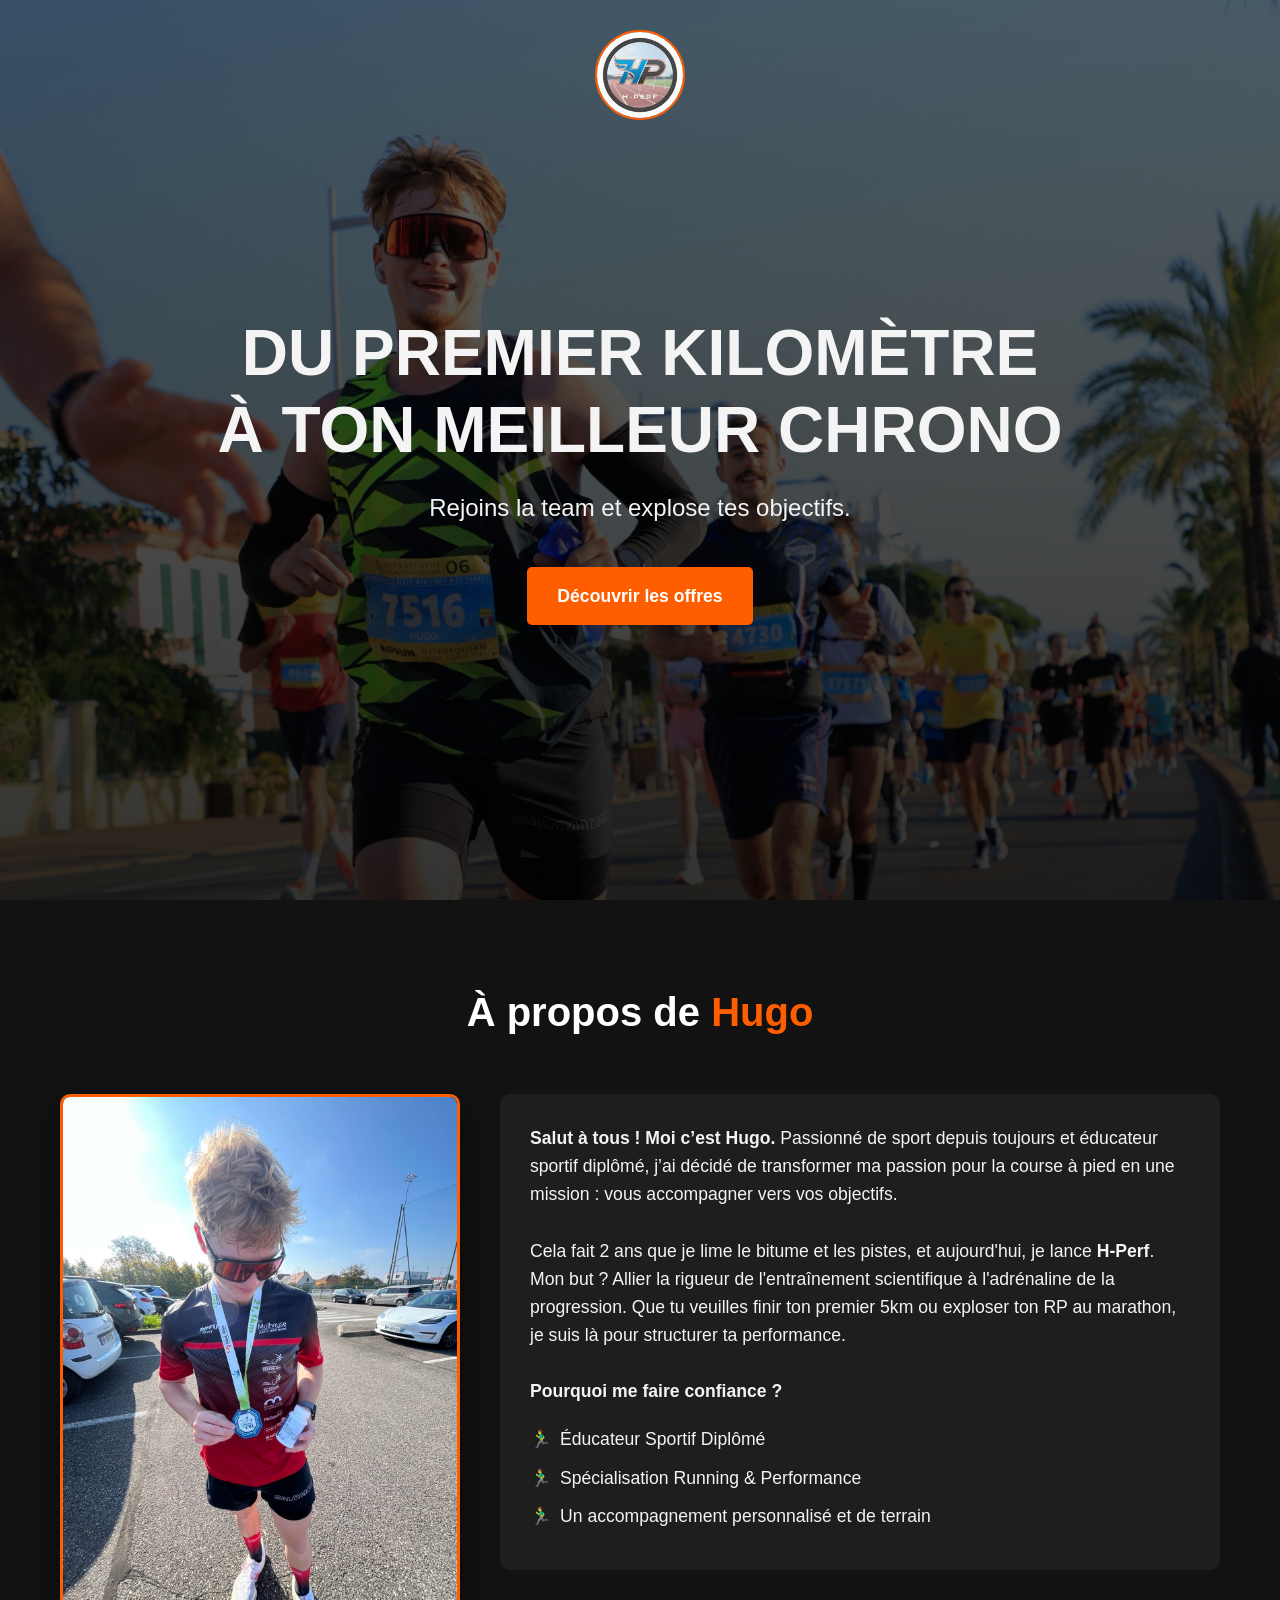
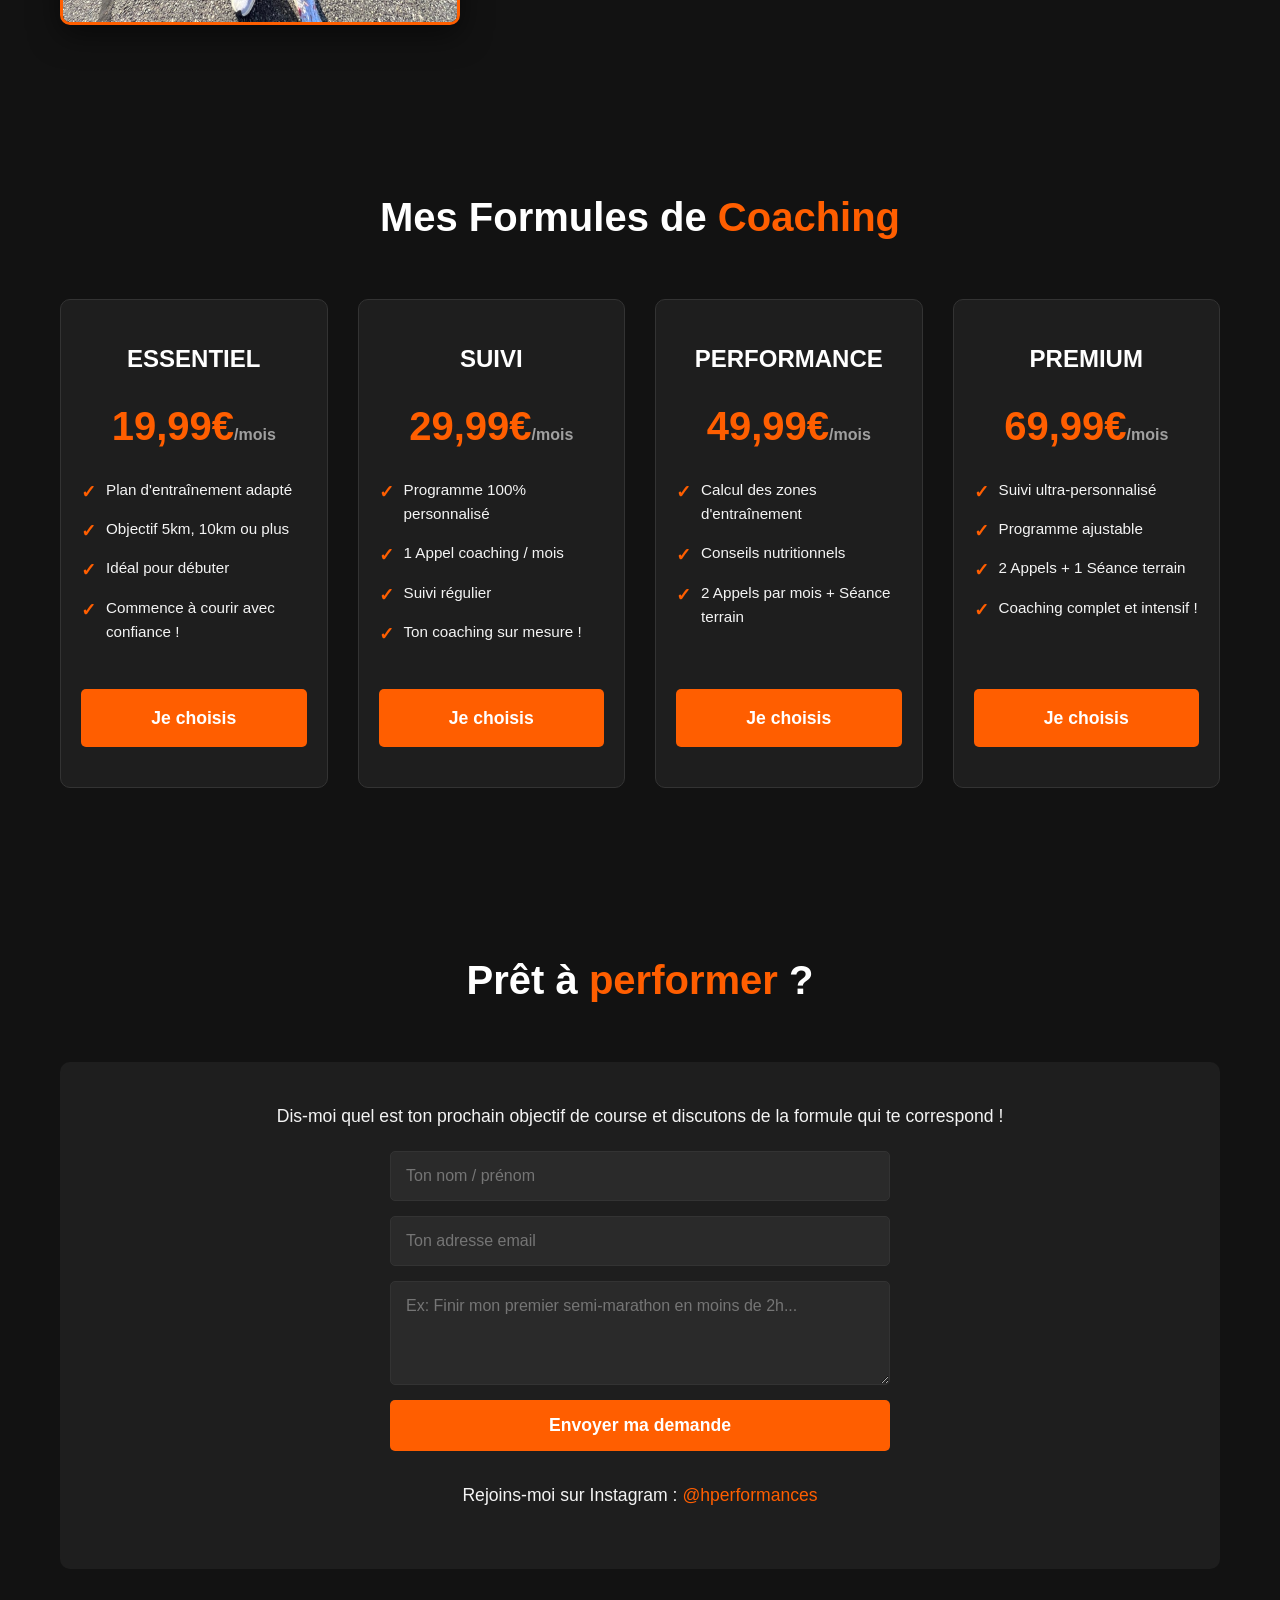
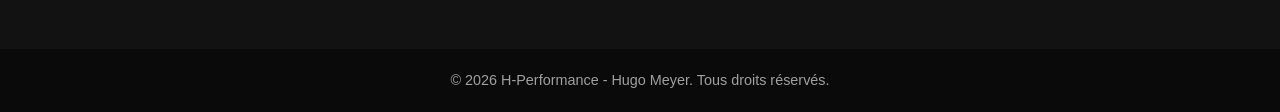
<file: index.html>
<!DOCTYPE html>
<html lang="fr">
<head>
    <meta charset="UTF-8">
    <meta name="viewport" content="width=device-width, initial-scale=1.0">
    <title>H-Performance | Coaching Course à Pied</title>
    <link rel="stylesheet" href="base.css">
</head>
<body>

    <header>
        <nav>
            <a href="#" class="logo-container">
                <img src="LogoHP.jpg" alt="H-Performance Logo" class="header-logo">
            </a>
        </nav>
        <h1 class="hero-title">Du premier kilomètre<br>à ton meilleur chrono</h1>
        <p class="hero-subtitle">Rejoins la team et explose tes objectifs.</p>
        <a href="#formules" class="btn">Découvrir les offres</a>
    </header>

    <section id="a-propos">
        <h2>À propos de <span>Hugo</span></h2>
        <div class="about-content">
            
            <img src="image3.jpeg" alt="Hugo Meyer - Coach Sportif" class="about-image">

            <div class="about-text">
                <p><strong>Salut à tous ! Moi c’est Hugo.</strong> Passionné de sport depuis toujours et éducateur sportif diplômé, j’ai décidé de transformer ma passion pour la course à pied en une mission : vous accompagner vers vos objectifs.</p>
                <br>
                <p>Cela fait 2 ans que je lime le bitume et les pistes, et aujourd'hui, je lance <strong>H-Perf</strong>. Mon but ? Allier la rigueur de l'entraînement scientifique à l'adrénaline de la progression. Que tu veuilles finir ton premier 5km ou exploser ton RP au marathon, je suis là pour structurer ta performance.</p>
                <br>
                <p><strong>Pourquoi me faire confiance ?</strong></p>
                <ul>
                    <li>Éducateur Sportif Diplômé</li>
                    <li>Spécialisation Running & Performance</li>
                    <li>Un accompagnement personnalisé et de terrain</li>
                </ul>
            </div>
            
        </div>
    </section>

    <section id="formules">
        <h2>Mes Formules de <span>Coaching</span></h2>
        <div class="pricing-grid">
            
            <div class="card">
                <h3>Essentiel</h3>
                <div class="price">19,99€<span>/mois</span></div>
                <ul>
                    <li>Plan d'entraînement adapté</li>
                    <li>Objectif 5km, 10km ou plus</li>
                    <li>Idéal pour débuter</li>
                    <li>Commence à courir avec confiance !</li>
                </ul>
                <a href="Essentiel.html" class="btn">Je choisis</a>
            </div>

            <div class="card">
                <h3>Suivi</h3>
                <div class="price">29,99€<span>/mois</span></div>
                <ul>
                    <li>Programme 100% personnalisé</li>
                    <li>1 Appel coaching / mois</li>
                    <li>Suivi régulier</li>
                    <li>Ton coaching sur mesure !</li>
                </ul>
                <a href="Suivi.html" class="btn">Je choisis</a>
            </div>

            <div class="card">
                <h3>Performance</h3>
                <div class="price">49,99€<span>/mois</span></div>
                <ul>
                    <li>Calcul des zones d'entraînement</li>
                    <li>Conseils nutritionnels</li>
                    <li>2 Appels par mois + Séance terrain</li>
                </ul>
                <a href="Performance.html" class="btn">Je choisis</a>
            </div>

            <div class="card">
                <h3>Premium</h3>
                <div class="price">69,99€<span>/mois</span></div>
                <ul>
                    <li>Suivi ultra-personnalisé</li>
                    <li>Programme ajustable</li>
                    <li>2 Appels + 1 Séance terrain</li>
                    <li>Coaching complet et intensif !</li>
                </ul>
                <a href="Premium.html" class="btn">Je choisis</a>
            </div>

        </div>
    </section>

    <section id="contact">
        <h2>Prêt à <span>performer</span> ?</h2>
        <div class="contact-container">
            <p>Dis-moi quel est ton prochain objectif de course et discutons de la formule qui te correspond !</p>
            
            <form action="https://formsubmit.co/adresse-de-hugo@email.com" method="POST">
                <input type="hidden" name="_subject" value="🔥 Nouvelle demande de coaching H-Performance !">
                <input type="hidden" name="_captcha" value="false">
                
                <input type="text" name="nom" placeholder="Ton nom / prénom" required>
                <input type="email" name="email" placeholder="Ton adresse email" required>
                <textarea name="objectif" rows="4" placeholder="Ex: Finir mon premier semi-marathon en moins de 2h..." required></textarea>
                <button type="submit" class="btn">Envoyer ma demande</button>
            </form>

            <p style="margin-top: 30px;">
                Rejoins-moi sur Instagram : <a href="https://www.instagram.com/hperformances/" target="_blank" rel="noopener">@hperformances</a>
            </p>
        </div>
    </section>

    <footer>
        <p>&copy; 2026 H-Performance - Hugo Meyer. Tous droits réservés.</p>
    </footer>

</body>
</html>
</file>
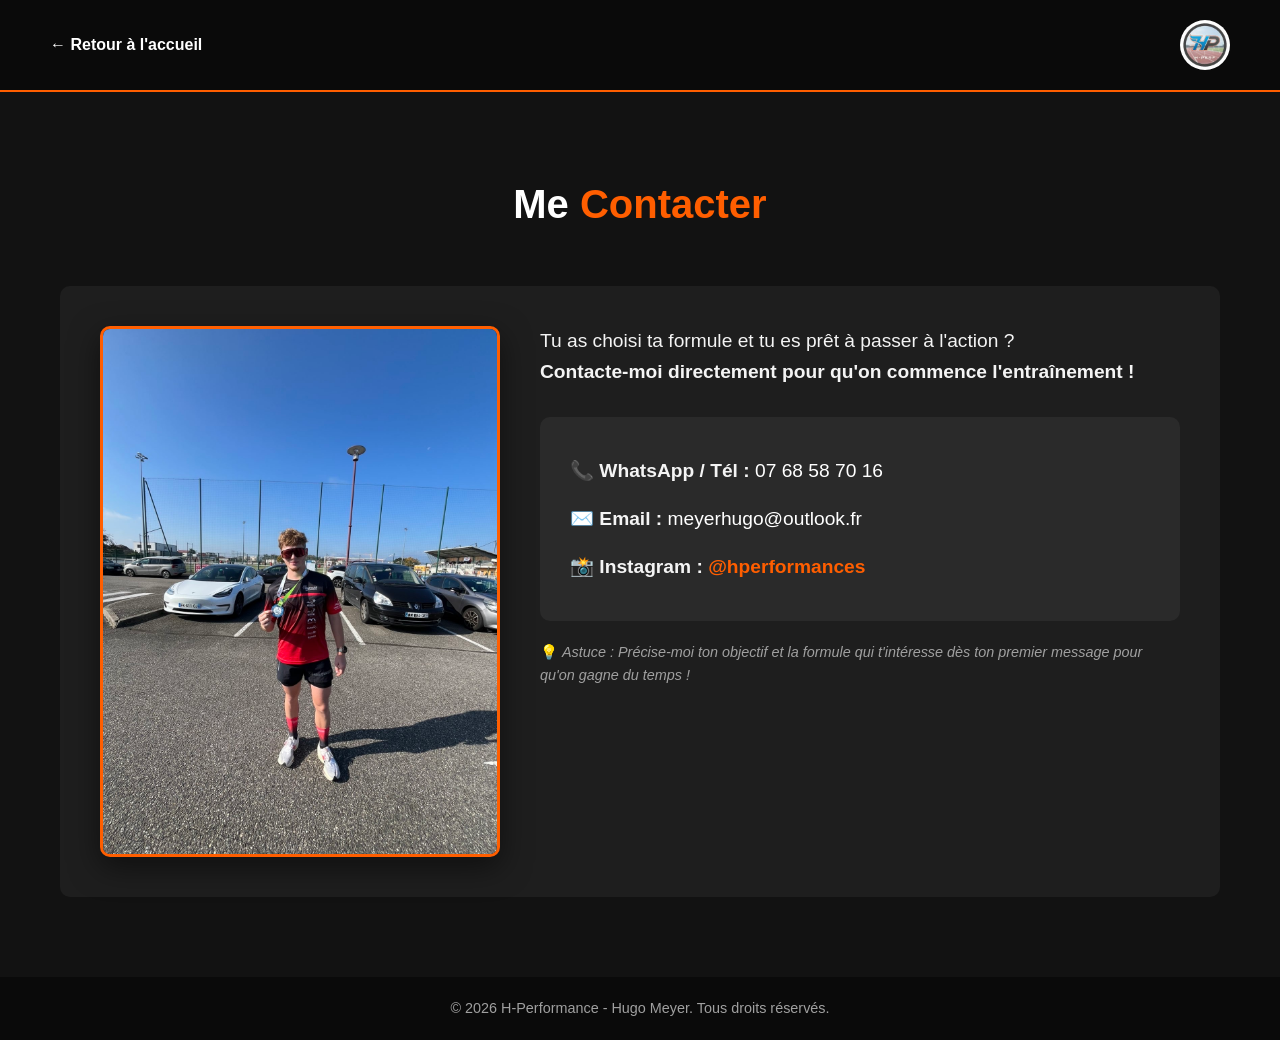
<file: contact.html>
<!DOCTYPE html>
<html lang="fr">
<head>
    <meta charset="UTF-8">
    <meta name="viewport" content="width=device-width, initial-scale=1.0">
    <title>Contact - H-Performance</title>
    <link rel="stylesheet" href="base.css">
</head>
<body>

    <div class="page-header">
        <a href="index.html" class="back-link">
            <span>&larr; Retour à l'accueil</span>
        </a>
        <img src="LogoHP.jpg" alt="H-Performance Logo" class="header-logo-small">
    </div>

    <section>
        <h2>Me <span>Contacter</span></h2>
        
        <div class="about-content detail-content" style="margin-top: 0;">
            
            <img src="image2.jpeg" alt="Contacter Hugo Meyer" class="about-image">

            <div class="about-text" style="background-color: transparent; padding: 0;">
                <p style="font-size: 1.2rem; margin-bottom: 30px;">
                    Tu as choisi ta formule et tu es prêt à passer à l'action ? <br>
                    <strong>Contacte-moi directement pour qu'on commence l'entraînement !</strong>
                </p>

                <div style="font-size: 1.2rem; line-height: 2.5; background-color: #2a2a2a; padding: 30px; border-radius: 10px;">
                    
                    <p>📞 <strong>WhatsApp / Tél :</strong> 
                        <a href="tel:+33768587016" style="color: white; text-decoration: none;">07 68 58 70 16</a>
                    </p>
                    
                    <p>✉️ <strong>Email :</strong> 
                        <a href="mailto:meyerhugo@outlook.fr" style="color: white; text-decoration: none;">meyerhugo@outlook.fr</a>
                    </p>
                    
                    <p>📸 <strong>Instagram :</strong> 
                        <a href="https://www.instagram.com/hperformances/" target="_blank" rel="noopener" style="color: var(--primary-color); font-weight: bold;">@hperformances</a>
                    </p>
                    
                </div>

                <p style="color: var(--text-muted); font-size: 0.9rem; margin-top: 20px;">
                    💡 <em>Astuce : Précise-moi ton objectif et la formule qui t'intéresse dès ton premier message pour qu'on gagne du temps !</em>
                </p>
            </div>
            
        </div>
    </section>

    <footer>
        <p>&copy; 2026 H-Performance - Hugo Meyer. Tous droits réservés.</p>
    </footer>

</body>
</html>
</file>
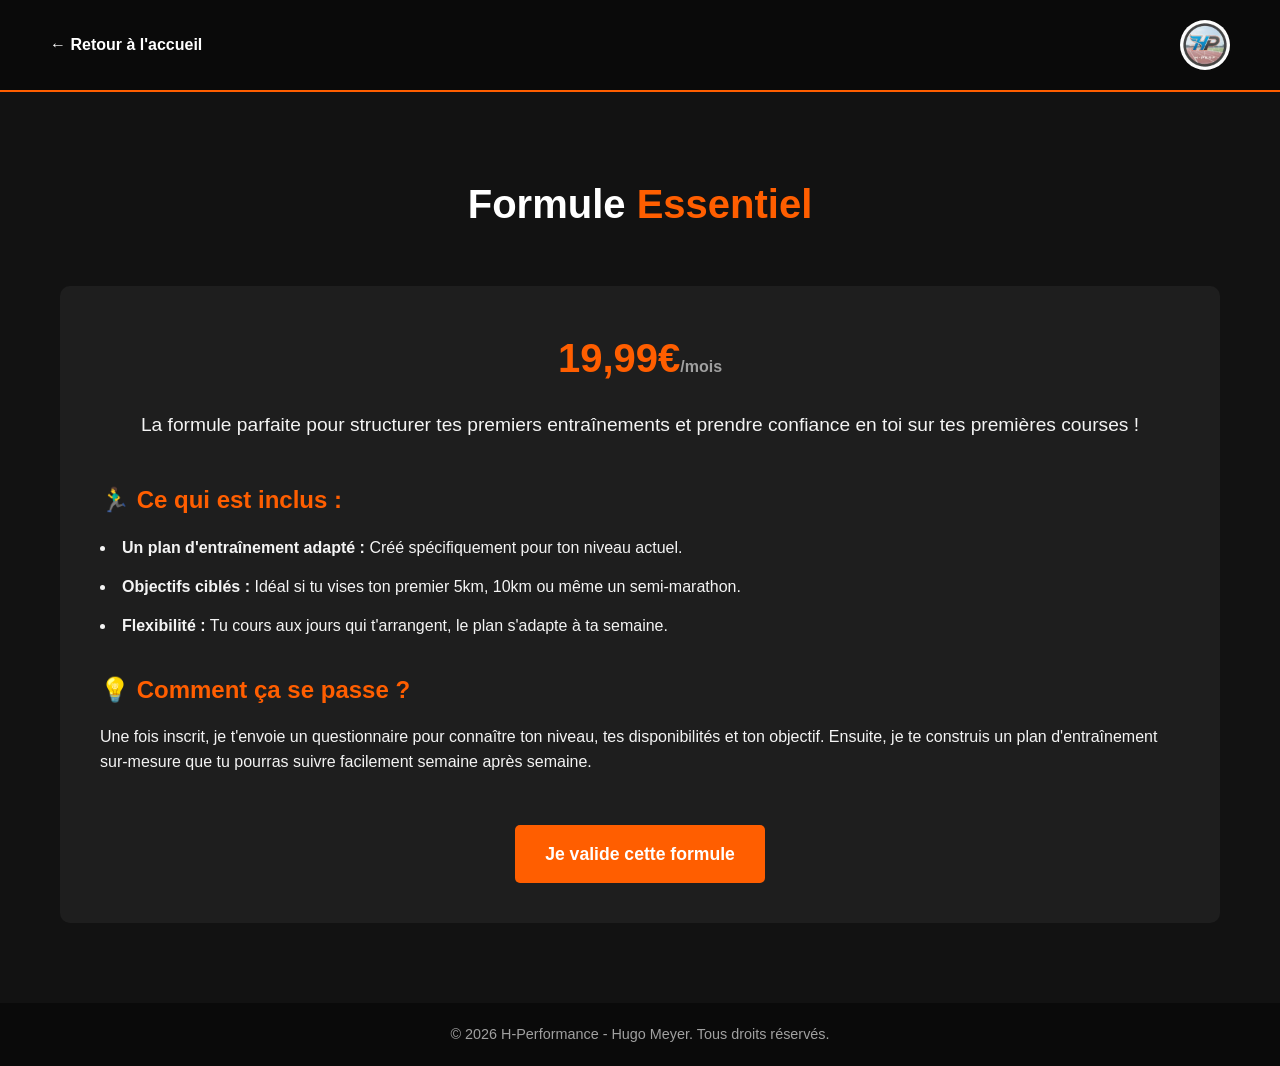
<file: Essentiel.html>
<!DOCTYPE html>
<html lang="fr">
<head>
    <meta charset="UTF-8">
    <meta name="viewport" content="width=device-width, initial-scale=1.0">
    <title>Formule Essentiel - H-Performance</title>
    <link rel="stylesheet" href="base.css">
</head>
<body>

    <div class="page-header">
        <a href="index.html" class="back-link">
            <span>&larr; Retour à l'accueil</span>
        </a>
        <img src="LogoHP.jpg" alt="H-Performance Logo" class="header-logo-small">
    </div>

    <section>
        <h2>Formule <span>Essentiel</span></h2>
        
        <div class="detail-content">
            <div class="detail-price">19,99€<span>/mois</span></div>
            
            <p class="detail-intro">
                La formule parfaite pour structurer tes premiers entraînements et prendre confiance en toi sur tes premières courses !
            </p>

            <h3>🏃‍♂️ Ce qui est inclus :</h3>
            <ul class="detail-list">
                <li><strong>Un plan d'entraînement adapté :</strong> Créé spécifiquement pour ton niveau actuel.</li>
                <li><strong>Objectifs ciblés :</strong> Idéal si tu vises ton premier 5km, 10km ou même un semi-marathon.</li>
                <li><strong>Flexibilité :</strong> Tu cours aux jours qui t'arrangent, le plan s'adapte à ta semaine.</li>
            </ul>

            <h3>💡 Comment ça se passe ?</h3>
            <p>
                Une fois inscrit, je t'envoie un questionnaire pour connaître ton niveau, tes disponibilités et ton objectif. Ensuite, je te construis un plan d'entraînement sur-mesure que tu pourras suivre facilement semaine après semaine.
            </p>

            <div class="btn-center">
                <a href="contact.html" class="btn">Je valide cette formule</a>
            </div>
        </div>
    </section>

    <footer>
        <p>&copy; 2026 H-Performance - Hugo Meyer. Tous droits réservés.</p>
    </footer>

</body>
</html>
</file>
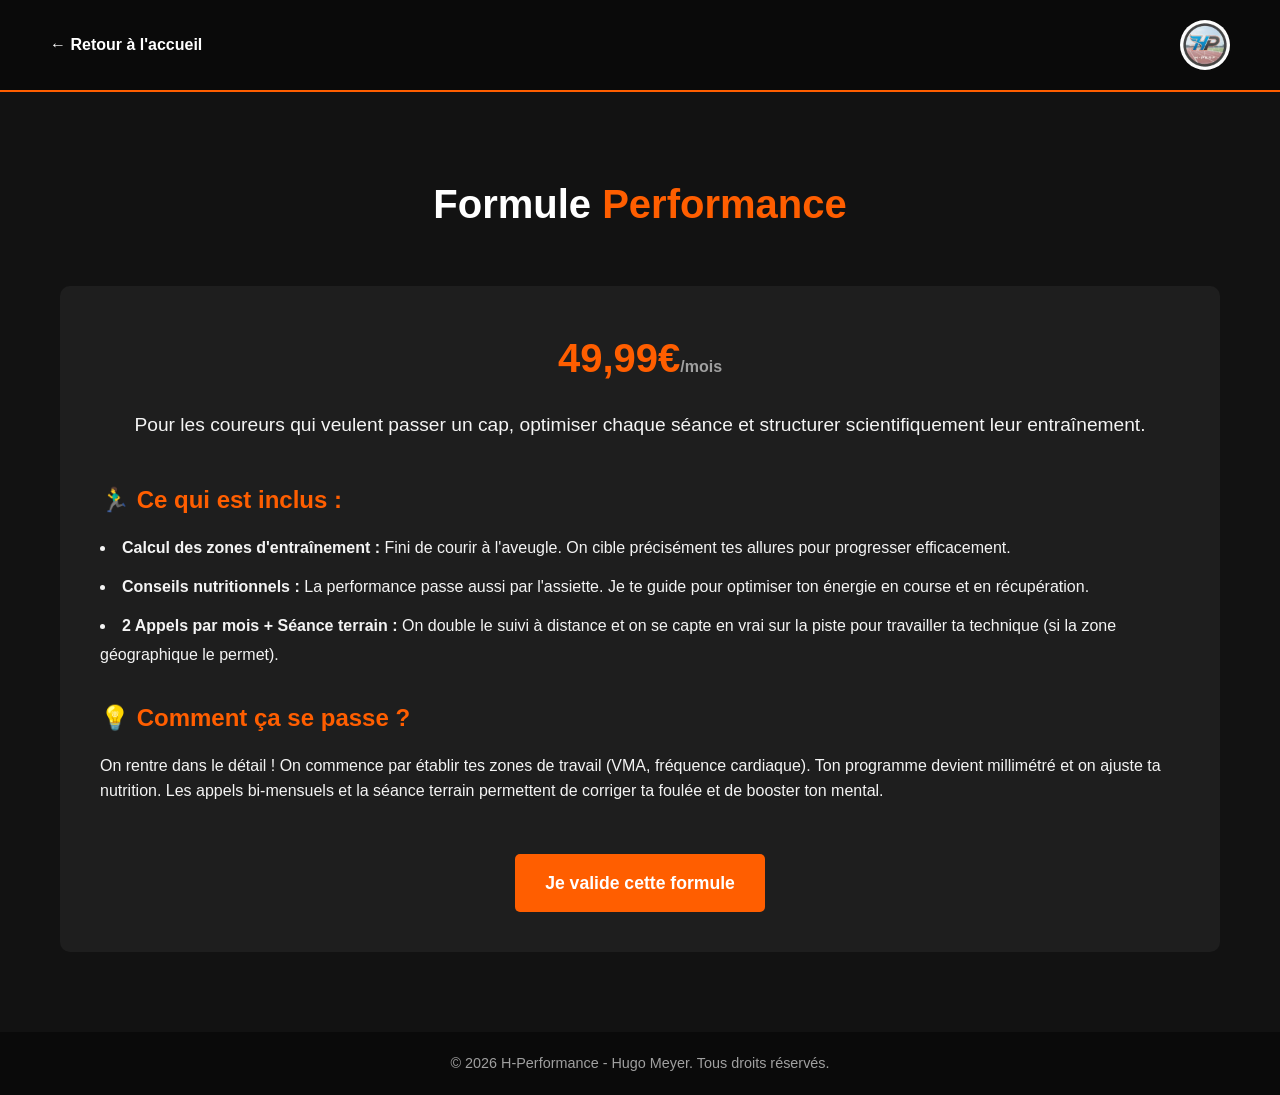
<file: Performance.html>
<!DOCTYPE html>
<html lang="fr">
<head>
    <meta charset="UTF-8">
    <meta name="viewport" content="width=device-width, initial-scale=1.0">
    <title>Formule Performance - H-Performance</title>
    <link rel="stylesheet" href="base.css">
</head>
<body>

    <div class="page-header">
        <a href="index.html" class="back-link">
            <span>&larr; Retour à l'accueil</span>
        </a>
        <img src="LogoHP.jpg" alt="H-Performance Logo" class="header-logo-small">
    </div>

    <section>
        <h2>Formule <span>Performance</span></h2>
        
        <div class="detail-content">
            <div class="detail-price">49,99€<span>/mois</span></div>
            
            <p class="detail-intro">
                Pour les coureurs qui veulent passer un cap, optimiser chaque séance et structurer scientifiquement leur entraînement.
            </p>

            <h3>🏃‍♂️ Ce qui est inclus :</h3>
            <ul class="detail-list">
                <li><strong>Calcul des zones d'entraînement :</strong> Fini de courir à l'aveugle. On cible précisément tes allures pour progresser efficacement.</li>
                <li><strong>Conseils nutritionnels :</strong> La performance passe aussi par l'assiette. Je te guide pour optimiser ton énergie en course et en récupération.</li>
                <li><strong>2 Appels par mois + Séance terrain :</strong> On double le suivi à distance et on se capte en vrai sur la piste pour travailler ta technique (si la zone géographique le permet).</li>
            </ul>

            <h3>💡 Comment ça se passe ?</h3>
            <p>
                On rentre dans le détail ! On commence par établir tes zones de travail (VMA, fréquence cardiaque). Ton programme devient millimétré et on ajuste ta nutrition. Les appels bi-mensuels et la séance terrain permettent de corriger ta foulée et de booster ton mental.
            </p>

            <div class="btn-center">
                <a href="contact.html" class="btn">Je valide cette formule</a>
            </div>
        </div>
    </section>

    <footer>
        <p>&copy; 2026 H-Performance - Hugo Meyer. Tous droits réservés.</p>
    </footer>

</body>
</html>
</file>
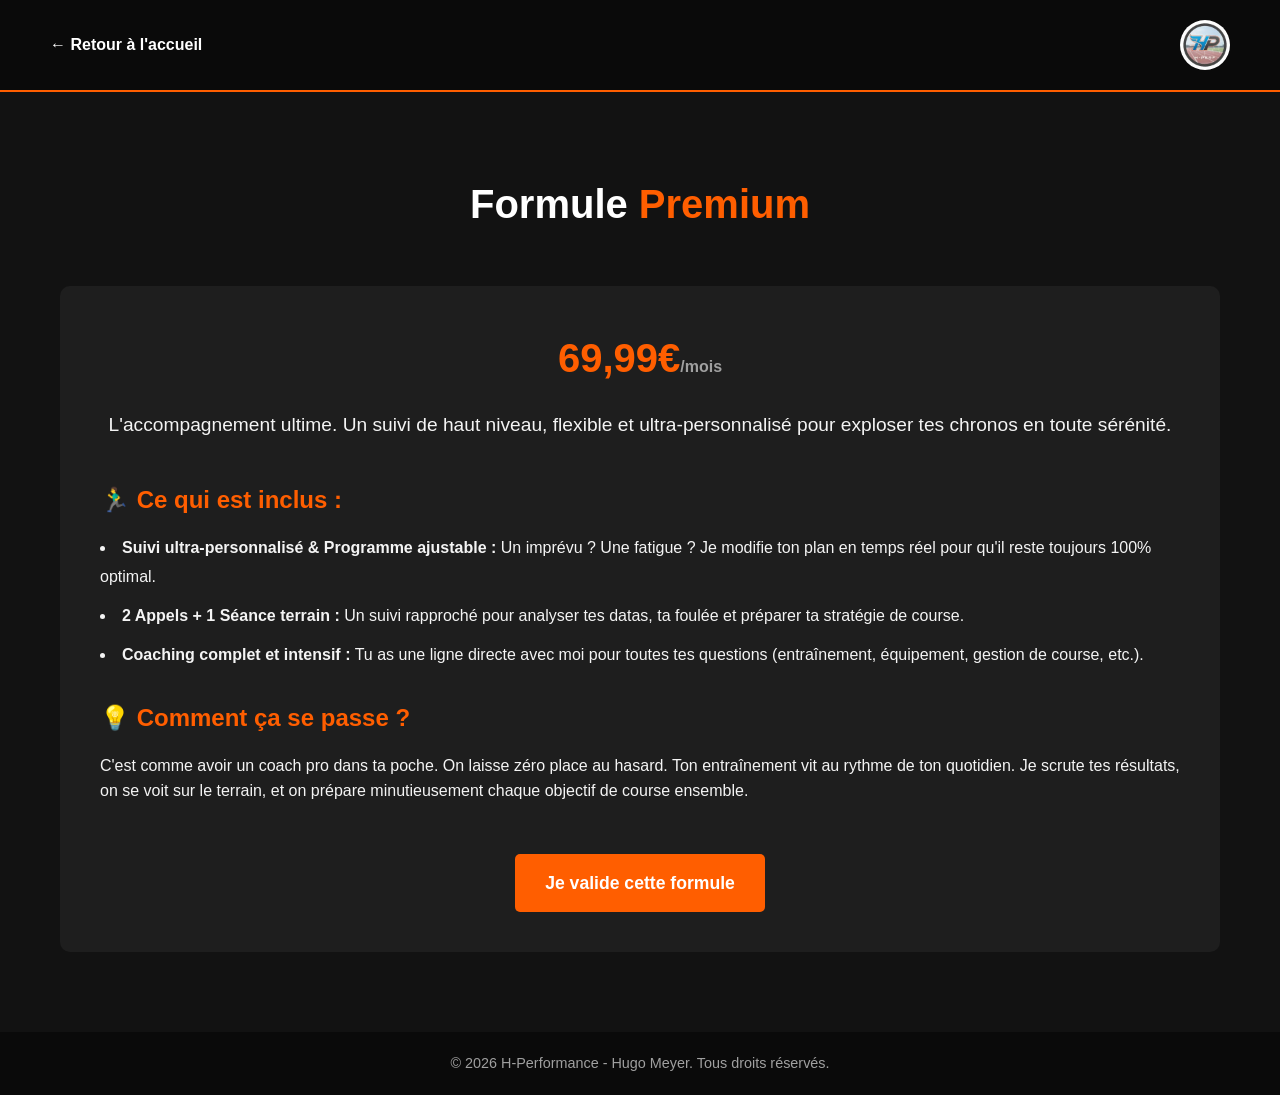
<file: Premium.html>
<!DOCTYPE html>
<html lang="fr">
<head>
    <meta charset="UTF-8">
    <meta name="viewport" content="width=device-width, initial-scale=1.0">
    <title>Formule Premium - H-Performance</title>
    <link rel="stylesheet" href="base.css">
</head>
<body>

    <div class="page-header">
        <a href="index.html" class="back-link">
            <span>&larr; Retour à l'accueil</span>
        </a>
        <img src="LogoHP.jpg" alt="H-Performance Logo" class="header-logo-small">
    </div>

    <section>
        <h2>Formule <span>Premium</span></h2>
        
        <div class="detail-content">
            <div class="detail-price">69,99€<span>/mois</span></div>
            
            <p class="detail-intro">
                L'accompagnement ultime. Un suivi de haut niveau, flexible et ultra-personnalisé pour exploser tes chronos en toute sérénité.
            </p>

            <h3>🏃‍♂️ Ce qui est inclus :</h3>
            <ul class="detail-list">
                <li><strong>Suivi ultra-personnalisé & Programme ajustable :</strong> Un imprévu ? Une fatigue ? Je modifie ton plan en temps réel pour qu'il reste toujours 100% optimal.</li>
                <li><strong>2 Appels + 1 Séance terrain :</strong> Un suivi rapproché pour analyser tes datas, ta foulée et préparer ta stratégie de course.</li>
                <li><strong>Coaching complet et intensif :</strong> Tu as une ligne directe avec moi pour toutes tes questions (entraînement, équipement, gestion de course, etc.).</li>
            </ul>

            <h3>💡 Comment ça se passe ?</h3>
            <p>
                C'est comme avoir un coach pro dans ta poche. On laisse zéro place au hasard. Ton entraînement vit au rythme de ton quotidien. Je scrute tes résultats, on se voit sur le terrain, et on prépare minutieusement chaque objectif de course ensemble.
            </p>

            <div class="btn-center">
                <a href="contact.html" class="btn">Je valide cette formule</a>
            </div>
        </div>
    </section>

    <footer>
        <p>&copy; 2026 H-Performance - Hugo Meyer. Tous droits réservés.</p>
    </footer>

</body>
</html>
</file>
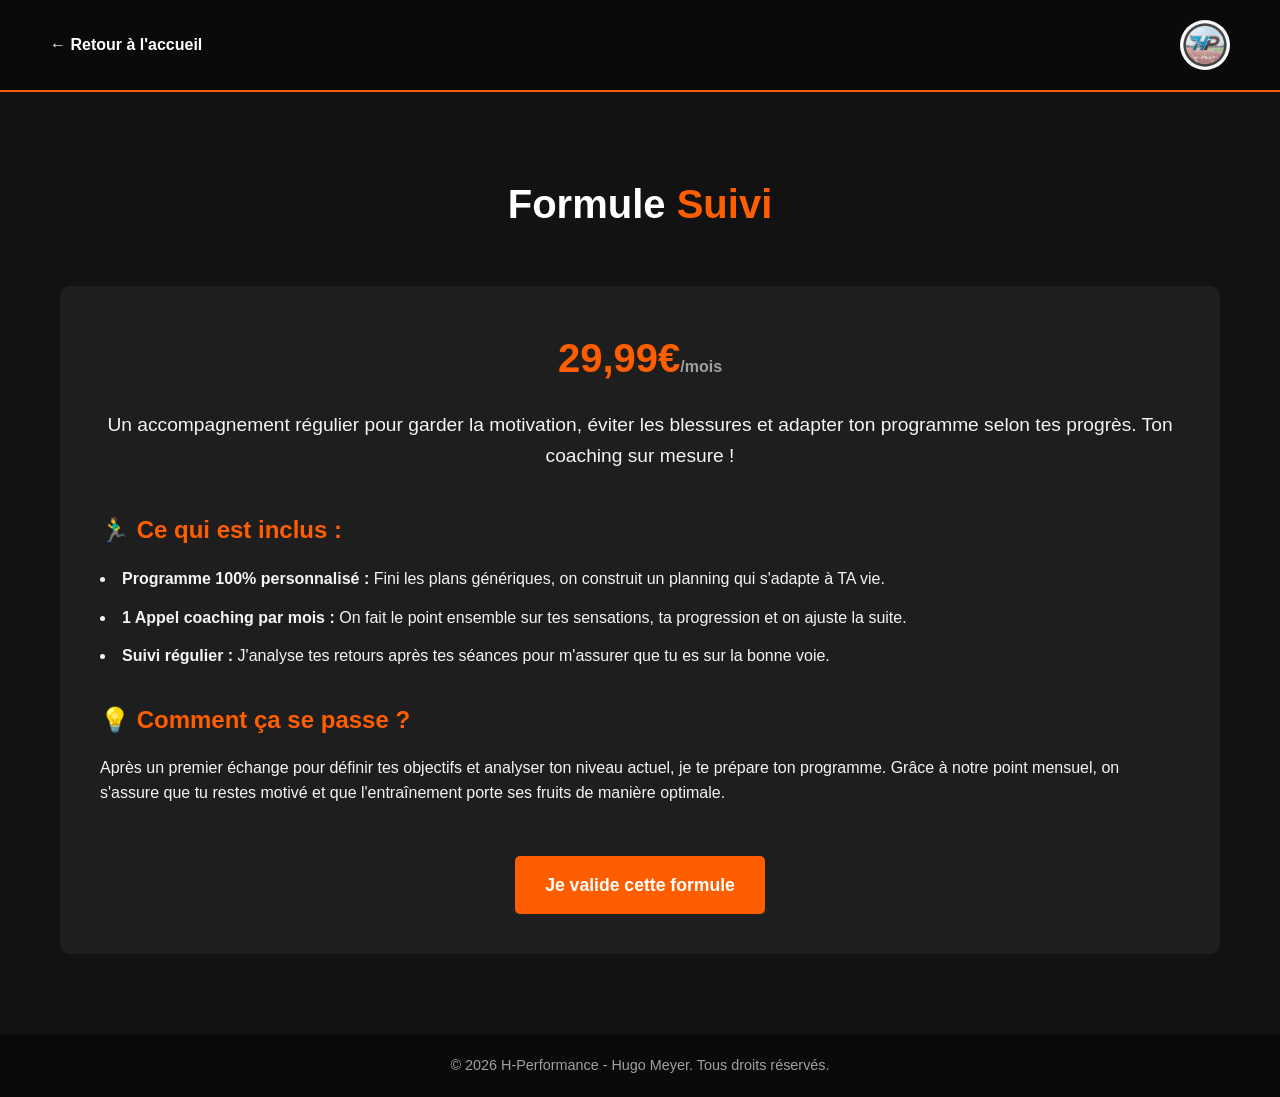
<file: Suivi.html>
<!DOCTYPE html>
<html lang="fr">
<head>
    <meta charset="UTF-8">
    <meta name="viewport" content="width=device-width, initial-scale=1.0">
    <title>Formule Suivi - H-Performance</title>
    <link rel="stylesheet" href="base.css">
</head>
<body>

    <div class="page-header">
        <a href="index.html" class="back-link">
            <span>&larr; Retour à l'accueil</span>
        </a>
        <img src="LogoHP.jpg" alt="H-Performance Logo" class="header-logo-small">
    </div>

    <section>
        <h2>Formule <span>Suivi</span></h2>
        
        <div class="detail-content">
            <div class="detail-price">29,99€<span>/mois</span></div>
            
            <p class="detail-intro">
                Un accompagnement régulier pour garder la motivation, éviter les blessures et adapter ton programme selon tes progrès. Ton coaching sur mesure !
            </p>

            <h3>🏃‍♂️ Ce qui est inclus :</h3>
            <ul class="detail-list">
                <li><strong>Programme 100% personnalisé :</strong> Fini les plans génériques, on construit un planning qui s'adapte à TA vie.</li>
                <li><strong>1 Appel coaching par mois :</strong> On fait le point ensemble sur tes sensations, ta progression et on ajuste la suite.</li>
                <li><strong>Suivi régulier :</strong> J'analyse tes retours après tes séances pour m'assurer que tu es sur la bonne voie.</li>
            </ul>

            <h3>💡 Comment ça se passe ?</h3>
            <p>
                Après un premier échange pour définir tes objectifs et analyser ton niveau actuel, je te prépare ton programme. Grâce à notre point mensuel, on s'assure que tu restes motivé et que l'entraînement porte ses fruits de manière optimale.
            </p>

            <div class="btn-center">
                <a href="contact.html" class="btn">Je valide cette formule</a>
            </div>
        </div>
    </section>

    <footer>
        <p>&copy; 2026 H-Performance - Hugo Meyer. Tous droits réservés.</p>
    </footer>

</body>
</html>
</file>
<file: base.css>
/* === VARIABLES & RESET === */
:root {
    --primary-color: #ff5e00;
    --bg-dark: #121212;
    --bg-card: #1e1e1e;
    --text-light: #f4f4f4;
    --text-muted: #a0a0a0;
}

* {
    margin: 0;
    padding: 0;
    box-sizing: border-box;
    font-family: 'Segoe UI', Tahoma, Geneva, Verdana, sans-serif;
}

/* Effet de défilement doux pour toute la page */
html {
    scroll-behavior: smooth;
}

body {
    background-color: var(--bg-dark);
    color: var(--text-light);
    line-height: 1.6;
}

a {
    text-decoration: none;
    color: var(--primary-color);
}

/* === HEADER & HERO === */
header {
    /* La magnifique photo du marathon en fond avec le dégradé pour lire le texte */
    background: linear-gradient(rgba(0,0,0,0.6), rgba(0,0,0,0.8)), url('image1.jpg') center 25% / cover no-repeat;
    height: 100vh;
    display: flex;
    flex-direction: column;
    align-items: center;
    justify-content: center;
    text-align: center;
    padding: 0 20px;
}

nav {
    position: absolute;
    top: 0;
    width: 100%;
    padding: 20px 50px;
    display: flex;
    justify-content: center;
    align-items: center;
}

/* === LOGO IMAGE === */
.logo-container {
    display: flex;
    align-items: center;
    justify-content: center;
    padding: 10px;
}

.header-logo {
    height: 90px;
    width: auto;
    display: block;
    border-radius: 50%;
    border: 2px solid var(--primary-color);
}

.hero-title {
    font-size: clamp(2.5rem, 5vw, 4rem);
    text-transform: uppercase;
    margin-bottom: 20px;
    line-height: 1.2;
    margin-top: 40px;
    font-weight: 800;
}

.hero-subtitle {
    font-size: clamp(1.2rem, 3vw, 1.5rem);
    color: var(--text-light);
    margin-bottom: 40px;
}

.btn {
    background-color: var(--primary-color);
    color: white;
    padding: 15px 30px;
    border-radius: 5px;
    font-size: 1.1rem;
    font-weight: bold;
    transition: background 0.3s;
    border: none;
    cursor: pointer;
    text-align: center;
    display: inline-block;
}

.btn:hover {
    background-color: #cc4b00;
}

/* === SECTIONS === */
section {
    padding: 80px 20px;
    max-width: 1200px;
    margin: 0 auto;
}

h2 {
    text-align: center;
    font-size: clamp(2rem, 4vw, 2.5rem);
    margin-bottom: 50px;
    color: white;
}

h2 span {
    color: var(--primary-color);
}

/* === A PROPOS === */
.about-content {
    display: flex;
    flex-direction: column;
    gap: 40px;
    align-items: center;
}

.about-text {
    width: 100%;
    font-size: 1.1rem;
    background-color: var(--bg-card);
    padding: 30px;
    border-radius: 10px;
    flex: 1;
}

.about-text ul {
    list-style-type: none;
    margin-top: 20px;
}

.about-text ul li {
    margin-bottom: 10px;
    padding-left: 30px;
    position: relative;
}

.about-text ul li::before {
    content: '🏃‍♂️';
    position: absolute;
    left: 0;
    top: 0;
}

/* Style de la nouvelle image de Hugo */
.about-image {
    width: 100%;
    max-width: 400px;
    border-radius: 10px;
    box-shadow: 0 10px 30px rgba(0,0,0,0.5);
    border: 3px solid var(--primary-color);
    object-fit: cover;
}

/* Responsive pour mettre l'image et le texte côte à côte sur PC */
@media (min-width: 768px) {
    .about-content {
        flex-direction: row;
        align-items: flex-start;
    }
}

/* === FORMULES (PRIX) === */
.pricing-grid {
    display: grid;
    grid-template-columns: repeat(auto-fit, minmax(250px, 1fr));
    gap: 30px;
    align-items: stretch;
}

.card {
    background-color: var(--bg-card);
    padding: 40px 20px;
    border-radius: 10px;
    text-align: center;
    border: 1px solid #333;
    transition: transform 0.3s, border-color 0.3s;
    display: flex;
    flex-direction: column;
    height: 100%; 
}

.card:hover {
    transform: translateY(-5px);
    border-color: var(--primary-color);
}

.card h3 {
    font-size: 1.5rem;
    margin-bottom: 15px;
    text-transform: uppercase;
    color: white;
}

.price {
    font-size: 2.5rem;
    font-weight: bold;
    color: var(--primary-color);
    margin-bottom: 20px;
}

.price span {
    font-size: 1rem;
    color: var(--text-muted);
}

.card ul {
    list-style: none;
    margin-bottom: 30px;
    text-align: left;
    flex-grow: 1;
}

.card ul li {
    margin-bottom: 15px;
    padding-left: 25px;
    position: relative;
    font-size: 0.95rem;
}

.card ul li::before {
    content: '✓';
    color: var(--primary-color);
    position: absolute;
    left: 0;
    font-weight: bold;
    font-size: 1.1rem;
}

.card .btn {
    margin-top: auto; 
    width: 100%;
    display: block; 
}

/* === CONTACT === */
.contact-container {
    background-color: var(--bg-card);
    padding: 40px 20px;
    border-radius: 10px;
    text-align: center;
}

.contact-container p {
    margin-bottom: 20px;
    font-size: 1.1rem;
}

form {
    display: flex;
    flex-direction: column;
    gap: 15px;
    max-width: 500px;
    margin: 0 auto;
    width: 100%;
}

input, textarea {
    width: 100%;
    padding: 15px;
    border: 1px solid #333;
    border-radius: 5px;
    background-color: #2a2a2a;
    color: white;
    font-size: 1rem;
}

input:focus, textarea:focus {
    outline: none;
    border-color: var(--primary-color);
}

/* === FOOTER === */
footer {
    text-align: center;
    padding: 20px;
    background-color: #0a0a0a;
    color: var(--text-muted);
    font-size: 0.9rem;
}

/* === RESPONSIVE MOBILE === */
@media (max-width: 768px) {
    section {
        padding: 60px 15px;
    }
    .header-logo {
        height: 70px;
    }
    .pricing-grid {
        grid-template-columns: 1fr; 
        gap: 20px;
    }
}

/* === PAGES DE DÉTAILS DES FORMULES === */
.page-header {
    background-color: #0a0a0a;
    padding: 20px 50px;
    display: flex;
    align-items: center;
    justify-content: space-between;
    border-bottom: 2px solid var(--primary-color);
}

.back-link {
    color: white;
    font-weight: bold;
    display: flex;
    align-items: center;
    gap: 10px;
    transition: color 0.3s;
}

.back-link:hover {
    color: var(--primary-color);
}

.header-logo-small {
    height: 50px;
    border-radius: 50%;
}

.detail-content {
    background-color: var(--bg-card);
    padding: 40px;
    border-radius: 10px;
    margin-top: 30px;
}

.detail-content h3 {
    color: var(--primary-color);
    margin-top: 30px;
    margin-bottom: 15px;
    font-size: 1.5rem;
}

.detail-price {
    text-align: center;
    font-size: 2.5rem;
    font-weight: bold;
    color: var(--primary-color);
    margin-bottom: 20px;
}

.detail-price span {
    font-size: 1rem;
    color: var(--text-muted);
}

.detail-intro {
    text-align: center;
    font-size: 1.2rem;
    margin-bottom: 40px;
}

.detail-list {
    list-style-position: inside;
    margin-bottom: 20px;
    line-height: 1.8;
}

.detail-list li {
    margin-bottom: 10px;
}

.btn-center {
    text-align: center;
    margin-top: 50px;
}
</file>
